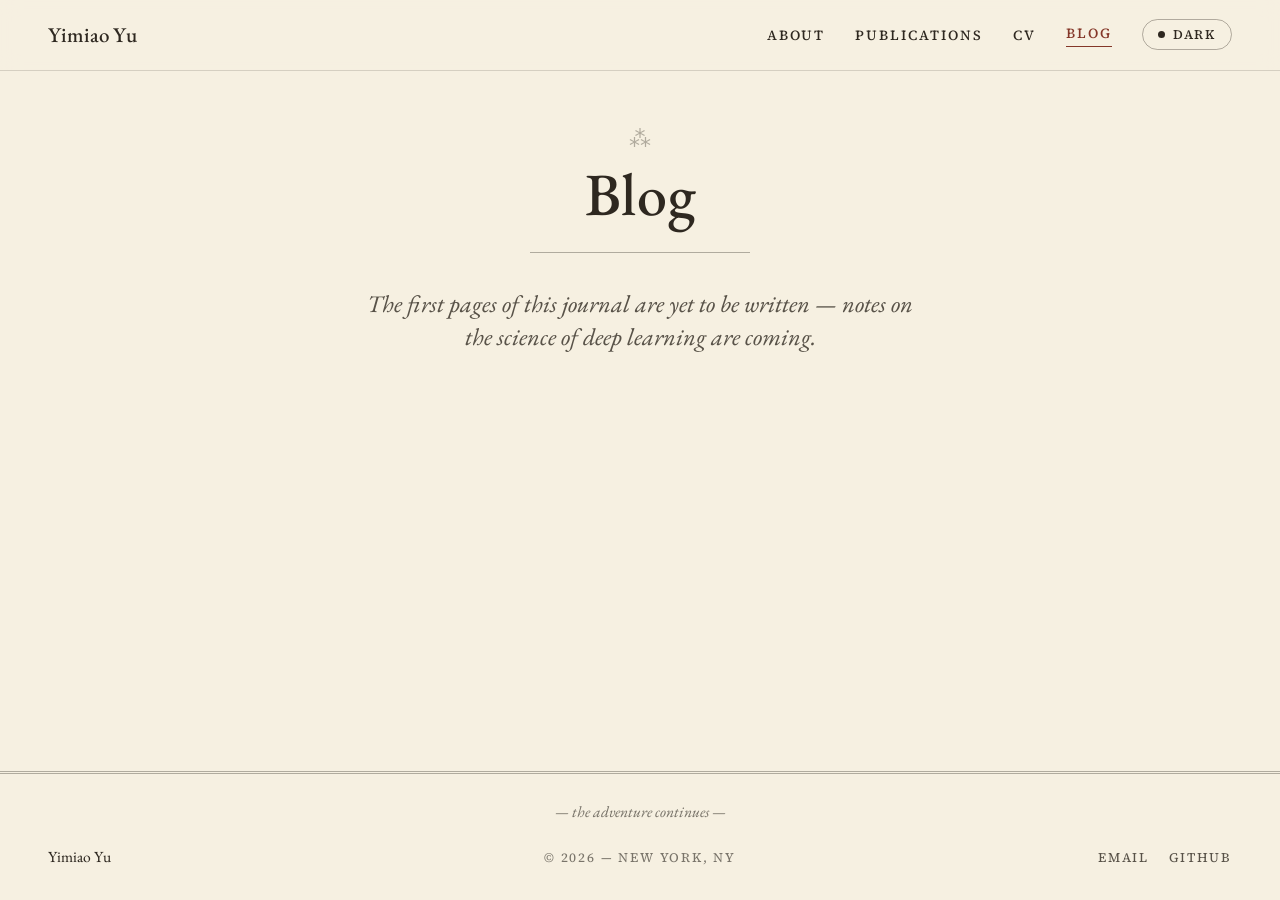
<file: blog/index.html>
<!DOCTYPE html>
<html lang="en">
<head>
  <meta charset="utf-8">
  <meta name="viewport" content="width=device-width, initial-scale=1">
  <title>Blog — Yimiao Yu</title>
  <meta name="description" content="Blog of Yimiao Yu on deep learning and related topics.">

  <link rel="icon" type="image/svg+xml" href="../assets/img/favicon.svg">

  <!-- Apply the stored theme before first paint (no flash). Loaded without defer. -->
  <script src="../assets/js/theme.js"></script>

  <!-- EB Garamond (display) + Source Serif 4 (text) -->
  <link rel="preconnect" href="https://fonts.googleapis.com">
  <link rel="preconnect" href="https://fonts.gstatic.com" crossorigin>
  <link href="https://fonts.googleapis.com/css2?family=EB+Garamond:ital,wght@0,400..700;1,400..600&amp;family=Source+Serif+4:ital,opsz,wght@0,8..60,400..600;1,8..60,400..600&amp;display=swap" rel="stylesheet">

  <link rel="stylesheet" href="../assets/css/style.css">
</head>
<body>
  <div class="page">

    <!-- ══ NAV ══ -->
    <nav class="nav" aria-label="Primary">
      <div class="wrap nav__inner">
        <a class="nav__brand" href="../index.html">Yimiao Yu</a>
        <div class="nav__links">
          <a class="nav__link" href="../index.html#about">About</a>
          <a class="nav__link" href="../publications.html">Publications</a>
          <a class="nav__link" href="../assets/files/Yimiao_Yu_CV.pdf">CV</a>
          <a class="nav__link nav__link--active" href="./" aria-current="page">Blog</a>
          <button class="theme-toggle" type="button" data-theme-toggle aria-label="Toggle color theme">
            <span class="theme-toggle__dot" aria-hidden="true"></span>
            <span data-theme-label>Dark</span>
          </button>
        </div>
      </div>
    </nav>

    <main>

      <!-- ══ PAGE MASTHEAD ══ -->
      <div class="wrap">
        <header class="page-head">
          <div class="section-head__ornament" aria-hidden="true">⁂</div>
          <h1 class="page-head__title">Blog</h1>
          <div class="rule-single" aria-hidden="true"></div>
        </header>
        <p class="page-tagline">The first pages of this journal are yet to be written — notes on the science of deep learning are coming.</p>
      </div>

    </main>

    <!-- ══ FOOTER ══ -->
    <footer class="footer">
      <div class="wrap">
        <p class="footer__motto">— the adventure continues —</p>
        <div class="footer__inner">
          <span class="footer__name">Yimiao Yu</span>
          <span class="footer__copy">© 2026 — New York, NY</span>
          <div class="footer__links">
            <a href="mailto:yy5915@nyu.edu">Email</a>
            <a href="https://github.com/feima3333">GitHub</a>
          </div>
        </div>
      </div>
    </footer>

  </div>
</body>
</html>
</file>
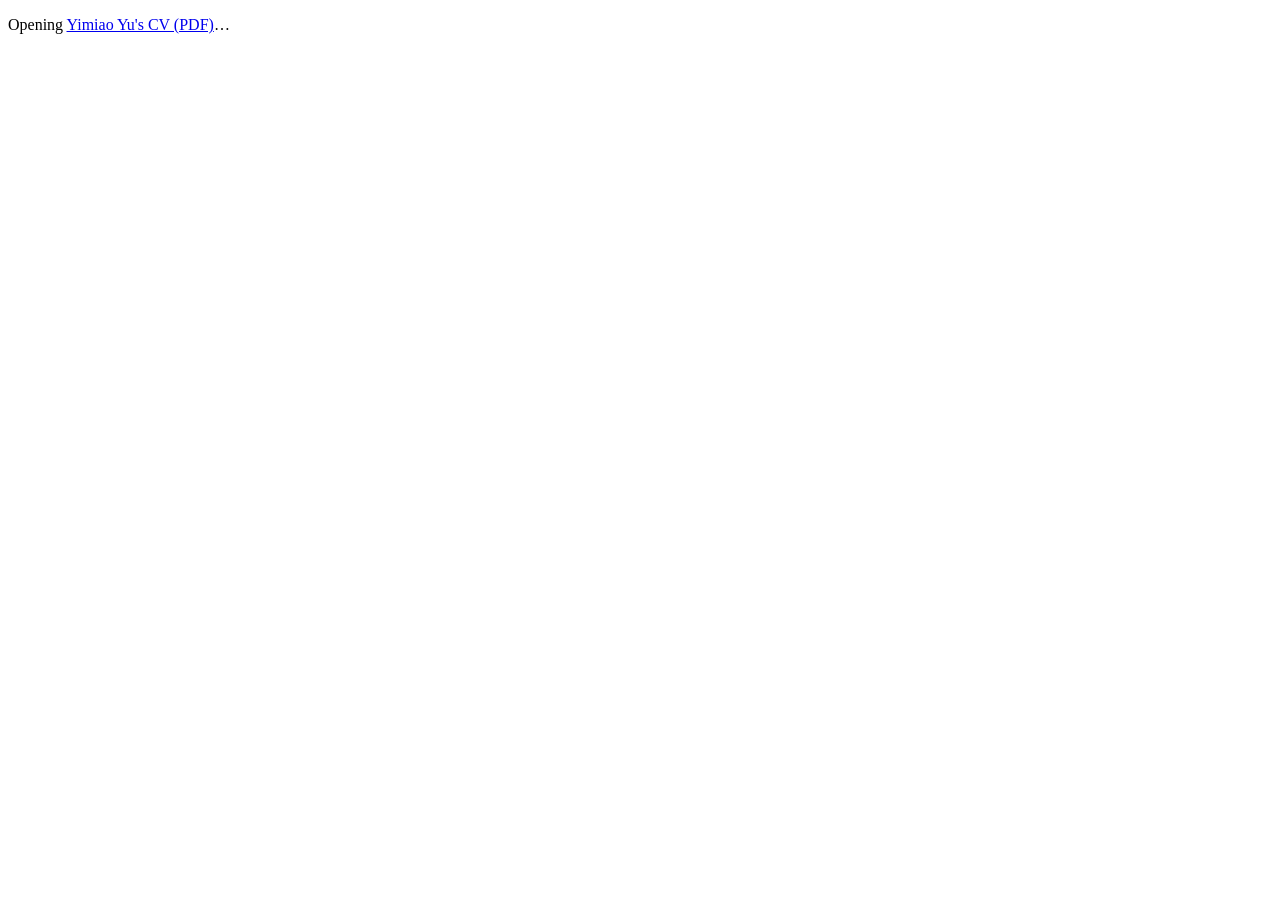
<file: cv.html>
<!DOCTYPE html>
<html lang="en">
<head>
  <meta charset="utf-8">
  <meta name="viewport" content="width=device-width, initial-scale=1">
  <title>CV — Yimiao Yu</title>
  <meta name="description" content="Curriculum Vitae of Yimiao Yu, M.S. Data Science at NYU.">
  <meta http-equiv="refresh" content="0; url=assets/files/Yimiao_Yu_CV.pdf">

  <link rel="icon" type="image/svg+xml" href="assets/img/favicon.svg">

  <link rel="canonical" href="assets/files/Yimiao_Yu_CV.pdf">
</head>
<body>
  <p>Opening <a href="assets/files/Yimiao_Yu_CV.pdf">Yimiao Yu's CV (PDF)</a>…</p>
</body>
</html>
</file>
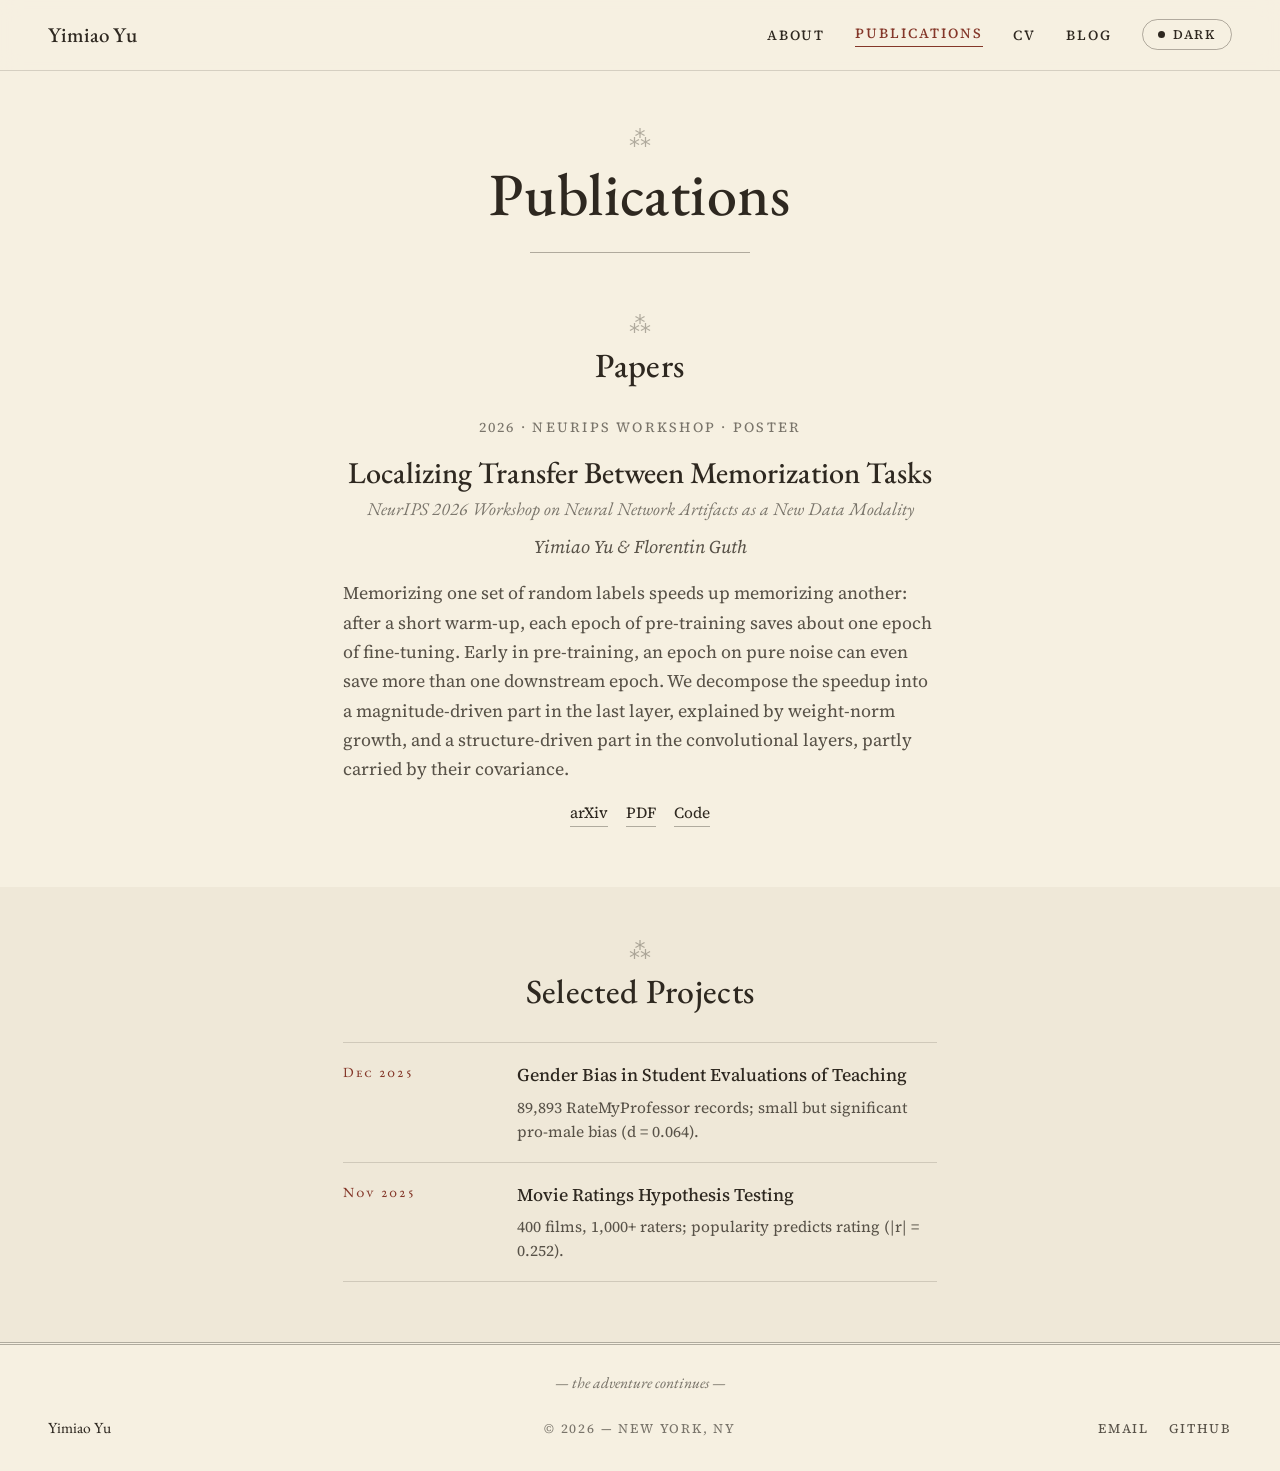
<file: publications.html>
<!DOCTYPE html>
<html lang="en">
<head>
  <meta charset="utf-8">
  <meta name="viewport" content="width=device-width, initial-scale=1">
  <title>Publications — Yimiao Yu</title>
  <meta name="description" content="Publications and selected projects by Yimiao Yu, M.S. Data Science at NYU.">

  <link rel="icon" type="image/svg+xml" href="assets/img/favicon.svg">

  <!-- Apply the stored theme before first paint (no flash). Loaded without defer. -->
  <script src="assets/js/theme.js"></script>

  <!-- EB Garamond (display) + Source Serif 4 (text) -->
  <link rel="preconnect" href="https://fonts.googleapis.com">
  <link rel="preconnect" href="https://fonts.gstatic.com" crossorigin>
  <link href="https://fonts.googleapis.com/css2?family=EB+Garamond:ital,wght@0,400..700;1,400..600&amp;family=Source+Serif+4:ital,opsz,wght@0,8..60,400..600;1,8..60,400..600&amp;display=swap" rel="stylesheet">

  <link rel="stylesheet" href="assets/css/style.css">
</head>
<body>
  <div class="page">

    <!-- ══ NAV ══ -->
    <nav class="nav" aria-label="Primary">
      <div class="wrap nav__inner">
        <a class="nav__brand" href="index.html">Yimiao Yu</a>
        <div class="nav__links">
          <a class="nav__link" href="index.html#about">About</a>
          <a class="nav__link nav__link--active" href="publications.html" aria-current="page">Publications</a>
          <a class="nav__link" href="assets/files/Yimiao_Yu_CV.pdf">CV</a>
          <a class="nav__link" href="blog/">Blog</a>
          <button class="theme-toggle" type="button" data-theme-toggle aria-label="Toggle color theme">
            <span class="theme-toggle__dot" aria-hidden="true"></span>
            <span data-theme-label>Dark</span>
          </button>
        </div>
      </div>
    </nav>

    <main>

      <!-- ══ PAGE MASTHEAD ══ -->
      <div class="wrap">
        <header class="page-head">
          <div class="section-head__ornament" aria-hidden="true">⁂</div>
          <h1 class="page-head__title">Publications</h1>
          <div class="rule-single" aria-hidden="true"></div>
        </header>
      </div>

      <!-- ══ PAPERS ══ -->
      <section class="band" aria-labelledby="papers-label">
        <div class="wrap">
          <div class="section-head" data-reveal>
            <div class="section-head__ornament" aria-hidden="true">⁂</div>
            <h2 class="section-head__label" id="papers-label">Papers</h2>
          </div>
          <article class="paper" data-reveal>
            <div class="paper__meta">2026 · NeurIPS Workshop · Poster</div>
            <h3 class="paper__title"><a href="https://arxiv.org/abs/2610.00771">Localizing Transfer Between Memorization Tasks</a> <span class="paper__title-note">NeurIPS 2026 Workshop on Neural Network Artifacts as a New Data Modality</span></h3>
            <div class="paper__authors">Yimiao Yu &amp; Florentin Guth</div>
            <p class="paper__summary">Memorizing one set of random labels speeds up memorizing another: after a short warm-up, each epoch of pre-training saves about one epoch of fine-tuning. Early in pre-training, an epoch on pure noise can even save more than one downstream epoch. We decompose the speedup into a magnitude-driven part in the last layer, explained by weight-norm growth, and a structure-driven part in the convolutional layers, partly carried by their covariance.</p>
            <div class="paper__links">
              <a href="https://arxiv.org/abs/2610.00771">arXiv</a>
              <a href="https://arxiv.org/pdf/2610.00771">PDF</a>
              <a href="https://github.com/feima3333/transfer-between-memorization-tasks">Code</a>
            </div>
          </article>
        </div>
      </section>

      <!-- ══ SELECTED PROJECTS ══ -->
      <section class="band band--alt" aria-labelledby="selected-projects-label">
        <div class="wrap">
          <div class="section-head" data-reveal>
            <div class="section-head__ornament" aria-hidden="true">⁂</div>
            <h2 class="section-head__label" id="selected-projects-label">Selected Projects</h2>
          </div>
          <div class="pub-list" data-reveal>
            <div class="pub-list__row">
              <span class="pub-list__date">Dec 2025</span>
              <div class="pub-list__body">
                <div class="pub-list__title">Gender Bias in Student Evaluations of Teaching</div>
                <p class="pub-list__desc">89,893 RateMyProfessor records; small but significant pro-male bias (d = 0.064).</p>
              </div>
            </div>
            <div class="pub-list__row">
              <span class="pub-list__date">Nov 2025</span>
              <div class="pub-list__body">
                <div class="pub-list__title">Movie Ratings Hypothesis Testing</div>
                <p class="pub-list__desc">400 films, 1,000+ raters; popularity predicts rating (|r| = 0.252).</p>
              </div>
            </div>
          </div>
        </div>
      </section>

    </main>

    <!-- ══ FOOTER ══ -->
    <footer class="footer">
      <div class="wrap">
        <p class="footer__motto">— the adventure continues —</p>
        <div class="footer__inner">
          <span class="footer__name">Yimiao Yu</span>
          <span class="footer__copy">© 2026 — New York, NY</span>
          <div class="footer__links">
            <a href="mailto:yy5915@nyu.edu">Email</a>
            <a href="https://github.com/feima3333">GitHub</a>
          </div>
        </div>
      </div>
    </footer>

  </div>
</body>
</html>
</file>
<file: assets/css/style.css>
/* ============================================================================
   Yimiao Yu — Personal website
   "Letterpress, with a wink" design system v2

   Compact academic profile: identity and biography share the first view,
   followed by an Adventure Log. Publications live on their own page.
   The letterpress voice (EB Garamond display, ⁂ ornaments, warm paper tones)
   stays; a few quiet adventurer touches give it play without costume.

   Sections:
     1. Tokens        — oklch custom properties, light + dark
     2. Base          — reset, typography defaults, links, selection
     3. Layout        — bands + centered inner wrap
     4. Nav           — sticky, backdrop-blur, theme-toggle pill
     5. Profile       — identity (left) + biography (right)
     6. Section heads — ⁂ ornament + small-caps label
     7. Components    — prose, interests/education duo, adventure log,
                        research entry, project list, page masthead
     8. Footer
     9. Motion        — keyframes, load sequence, scroll reveals
    10. Responsive
   ============================================================================ */

/* ============================================================================
   1. TOKENS
   ============================================================================ */
:root {
  --bg: oklch(0.955 0.02 88);            /* warm cream          */
  --band-alt: oklch(0.932 0.023 88);     /* darker cream band   */
  --panel: oklch(0.925 0.026 88);        /* photo mat           */
  --ink: oklch(0.28 0.016 75);
  --ink-2: oklch(0.44 0.018 78);
  --ink-3: oklch(0.56 0.016 80);
  --line: oklch(0.28 0.016 75 / 0.35);
  --line-soft: oklch(0.28 0.016 75 / 0.16);
  --accent: oklch(0.44 0.11 32);         /* oxblood             */
  --photo-filter: sepia(0.14) saturate(0.9) contrast(1.02);
  --nav-bg: oklch(0.955 0.02 88 / 0.88);
  --selection: oklch(0.44 0.11 32 / 0.22);

  --font: 'Source Serif 4', Georgia, serif;          /* text face — sturdy on screen */
  --font-display: 'EB Garamond', Georgia, serif;     /* display face — letterpress   */
  --wrap-width: 1280px;

  /* A restrained fluid scale: readable on laptops, fuller on wide displays. */
  --text-base: clamp(17px, calc(15.5px + 0.18vw), 20px);
  --text-prose: clamp(19px, 1.1rem, 22px);
  --text-body: clamp(18px, 1rem, 20px);
  --text-small: clamp(15.5px, 0.82rem, 17px);
  --text-label: clamp(14px, 0.76rem, 16px);
  --text-nav: clamp(14px, 0.78rem, 16px);
  --text-micro: clamp(13px, 0.7rem, 14.5px);
  --text-section: clamp(32px, 1.9rem, 38px);
}

:root[data-theme="dark"] {
  --bg: oklch(0.215 0.014 72);           /* warm charcoal       */
  --band-alt: oklch(0.243 0.015 74);     /* lighter charcoal    */
  --panel: oklch(0.245 0.016 74);
  --ink: oklch(0.915 0.02 88);
  --ink-2: oklch(0.76 0.02 85);
  --ink-3: oklch(0.62 0.018 82);
  --line: oklch(0.915 0.02 88 / 0.36);
  --line-soft: oklch(0.915 0.02 88 / 0.15);
  --accent: oklch(0.72 0.105 40);        /* brick               */
  --photo-filter: sepia(0.12) saturate(0.85) contrast(1.02) brightness(0.9);
  --nav-bg: oklch(0.215 0.014 72 / 0.85);
}

/* ============================================================================
   2. BASE
   ============================================================================ */
*,
*::before,
*::after {
  box-sizing: border-box;
}

html {
  -webkit-text-size-adjust: 100%;
  font-size: var(--text-base);
}

body {
  margin: 0;
  padding: 0;
  background: var(--bg);
  color: var(--ink);
  font-family: var(--font);
  font-size: 1rem;
  font-weight: 425;
  line-height: 1.6;
  font-optical-sizing: auto;
  text-rendering: optimizeLegibility;
  transition: background 0.4s ease, color 0.4s ease;
}

section[id] {
  scroll-margin-top: 88px;
}

h1,
h2,
h3,
p {
  margin: 0;
}

img {
  max-width: 100%;
}

::selection {
  background: var(--selection);
}

a {
  color: var(--ink);
  text-decoration: none;
  transition: color 0.2s ease, border-color 0.2s ease;
}

a:hover {
  color: var(--accent);
}

/* Visible keyboard focus for all interactive elements. */
a:focus-visible,
button:focus-visible {
  outline: 2px solid var(--accent);
  outline-offset: 3px;
  border-radius: 2px;
}

/* ============================================================================
   3. LAYOUT — full-width bands, centered inner wrap
   ============================================================================ */
.page {
  min-height: 100vh;
  display: flex;
  flex-direction: column;
}

.page > main {
  flex: 1;
}

.wrap {
  width: 100%;
  max-width: var(--wrap-width);
  margin-inline: auto;
  padding-inline: 48px;
}

.band {
  padding: 52px 0 60px;
}

.band--alt {
  background: var(--band-alt);
  transition: background 0.4s ease;
}

.band--hero {
  padding: 0;
}

/* ============================================================================
   4. NAV
   ============================================================================ */
.nav {
  position: sticky;
  top: 0;
  z-index: 20;
  border-bottom: 1px solid var(--line-soft);
  background: var(--nav-bg);
  -webkit-backdrop-filter: blur(10px);
  backdrop-filter: blur(10px);
}

.nav__inner {
  display: flex;
  justify-content: space-between;
  align-items: center;
  gap: 24px;
  padding-block: 18px;
}

.nav__brand {
  font-family: var(--font-display);
  font-size: clamp(21px, 1.15rem, 26px);
  font-weight: 500;
}

.nav__links {
  display: flex;
  align-items: center;
  gap: 30px;
  font-size: var(--text-nav);
  letter-spacing: 0.14em;
  text-transform: uppercase;
}

.nav__link {
  color: var(--ink);
  font-weight: 500;
}

.nav__link:hover {
  color: var(--accent);
}

.nav__link--active {
  color: var(--accent);
  border-bottom: 1px solid var(--accent);
  padding-bottom: 2px;
}

/* Theme-toggle pill */
.theme-toggle {
  font-family: var(--font);
  font-size: var(--text-micro);
  letter-spacing: 0.14em;
  text-transform: uppercase;
  color: var(--ink);
  font-weight: 500;
  background: none;
  border: 1px solid var(--line);
  border-radius: 99px;
  padding: 6px 15px;
  cursor: pointer;
  display: flex;
  align-items: center;
  gap: 8px;
  transition: color 0.2s ease, border-color 0.2s ease;
}

.theme-toggle:hover {
  color: var(--accent);
  border-color: var(--accent);
}

.theme-toggle__dot {
  width: 7px;
  height: 7px;
  border-radius: 50%;
  background: currentColor;
  display: inline-block;
}

/* ============================================================================
   5. HERO — masthead text (left) + hero-card photo (right)
   ============================================================================ */
.hero {
  display: grid;
  grid-template-columns: 1.12fr 0.88fr;
  gap: 64px;
  align-items: center;
  padding-block: 76px 72px;
}

.masthead {
  text-align: left;
  display: flex;
  flex-direction: column;
  align-items: flex-start;
}

.masthead__eyebrow {
  font-size: var(--text-label);
  letter-spacing: 0.2em;
  text-transform: uppercase;
  color: var(--accent);
}

.rule-double {
  width: 220px;
  border-top: 3px double var(--line);
}

.rule-single {
  width: 220px;
  border-top: 1px solid var(--line);
}

.masthead .rule-double {
  margin-top: 22px;
}

.masthead__title {
  margin-top: 28px;
  font-family: var(--font-display);
  font-size: clamp(52px, 6.5vw, 90px);
  font-weight: 500;
  line-height: 1;
  letter-spacing: 0.01em;
}

.masthead__tagline {
  margin-top: 24px;
  font-family: var(--font-display);
  font-size: clamp(26px, 1.45rem, 32px);
  font-style: italic;
  font-weight: 400;
  color: var(--ink-2);
  max-width: 21em;
  line-height: 1.4;
  text-wrap: pretty;
}

.masthead .rule-single {
  margin-top: 28px;
}

.masthead__contact {
  margin-top: 22px;
  font-size: clamp(15.5px, 0.85rem, 19px);
  color: var(--ink-2);
  display: flex;
  gap: 14px;
  align-items: baseline;
  flex-wrap: wrap;
}

.masthead__contact .nowrap {
  white-space: nowrap;
}

.masthead__contact .sep {
  color: var(--line);
}

.masthead__contact a {
  border-bottom: 1px solid var(--line);
}

.masthead__contact a:hover {
  color: var(--accent);
  border-color: var(--accent);
}

.masthead__status {
  margin-top: 18px;
  font-size: var(--text-label);
  letter-spacing: 0.16em;
  text-transform: uppercase;
  color: var(--accent);
  line-height: 1.7;
}

.masthead__status-dot {
  width: 6px;
  height: 6px;
  border-radius: 50%;
  background: var(--accent);
  display: inline-block;
  vertical-align: 2px;
  margin-right: 7px;
}

/* --- Hero-card photo: framed plate with an outer hairline, like a card --- */
.photo {
  justify-self: end;
  width: 100%;
  max-width: 400px;
}

.photo__frame {
  border: 1px solid var(--line);
  outline: 1px solid var(--line-soft);
  outline-offset: 5px;
  padding: 10px;
  background: var(--panel);
  transition: background 0.4s ease, border-color 0.4s ease;
}

.photo__img {
  display: block;
  width: 100%;
  height: auto;
  aspect-ratio: 4 / 5;
  object-fit: cover;
  object-position: center;
  filter: var(--photo-filter);
}

/* --- Compact profile: identity column + biography column --- */
.hero--profile {
  grid-template-columns: minmax(250px, 0.72fr) minmax(0, 1.28fr);
  gap: 72px;
  align-items: start;
  padding-block: 56px 60px;
}

.profile__identity {
  text-align: center;
}

.profile__identity .photo {
  justify-self: center;
  max-width: 300px;
  margin-inline: auto;
}

.profile__name {
  margin-top: 28px;
  font-family: var(--font-display);
  font-size: clamp(42px, 3rem, 60px);
  font-weight: 500;
  line-height: 1;
}

.profile__role {
  margin: 18px auto 0;
  max-width: 28ch;
  font-family: var(--font-display);
  font-size: clamp(21px, 1.2rem, 25px);
  font-style: italic;
  line-height: 1.35;
  color: var(--ink-2);
  text-wrap: balance;
}

.profile__affiliation {
  margin-top: 10px;
  font-size: var(--text-small);
  color: var(--ink-3);
}

.profile__contact {
  margin-top: 22px;
  display: flex;
  justify-content: center;
  flex-wrap: wrap;
  gap: 8px 14px;
  font-size: var(--text-small);
}

.profile__contact a {
  border-bottom: 1px solid var(--line);
}

.profile__status {
  margin-top: 20px;
  font-size: var(--text-label);
  letter-spacing: 0.12em;
  text-transform: uppercase;
  color: var(--accent);
  line-height: 1.55;
}

.profile__bio {
  padding-top: 8px;
}

.profile__eyebrow {
  font-size: var(--text-label);
  letter-spacing: 0.18em;
  text-transform: uppercase;
  color: var(--accent);
}

.profile__heading {
  margin-top: 8px;
  font-family: var(--font-display);
  font-size: clamp(40px, 2.55rem, 52px);
  font-weight: 500;
  line-height: 1.05;
}

.profile__bio .prose {
  margin: 22px 0 0;
  max-width: 62ch;
}

.profile__bio .duo {
  margin: 34px 0 0;
  max-width: none;
  gap: 32px 56px;
}

/* ============================================================================
   6. SECTION HEADS — ⁂ ornament + small-caps label, centered
   ============================================================================ */
.section-head {
  display: flex;
  flex-direction: column;
  align-items: center;
  text-align: center;
}

.section-head__ornament {
  font-size: clamp(22px, 1.1rem, 24px);
  color: var(--line);
  line-height: 1;
}

.section-head__label {
  margin-top: 12px;
  font-family: var(--font-display);
  font-size: var(--text-section);
  font-weight: 500;
  line-height: 1.1;
  letter-spacing: 0.01em;
  color: var(--ink);
  text-wrap: balance;
}

/* ============================================================================
   7. COMPONENTS
   ============================================================================ */

/* --- Prose + drop cap --- */
.prose {
  margin: 30px auto 0;
  max-width: 64ch;
  text-align: left;
  font-size: var(--text-prose);
  line-height: 1.62;
  text-wrap: pretty;
}

.prose__lead .dropcap {
  float: left;
  font-family: var(--font-display);
  font-size: clamp(64px, 3.1rem, 68px);
  line-height: 0.82;
  padding: 6px 10px 0 0;
  color: var(--accent);
  font-weight: 500;
}

.prose__secondary {
  margin-top: 20px;
  color: var(--ink-2);
}

.muted {
  color: var(--ink-2);
}

/* --- Interests / Education duo (side-by-side columns under the bio) --- */
.duo {
  margin: 48px auto 0;
  max-width: 44rem;
  display: grid;
  grid-template-columns: 0.9fr 1.1fr;
  gap: 40px 64px;
  text-align: left;
}

.duo__title {
  font-size: var(--text-label);
  letter-spacing: 0.18em;
  text-transform: uppercase;
  color: var(--accent);
  padding-bottom: 12px;
  border-bottom: 1px solid var(--line-soft);
}

.duo__list {
  list-style: none;
  margin: 16px 0 0;
  padding: 0;
  display: flex;
  flex-direction: column;
  gap: 12px;
  font-size: var(--text-body);
  line-height: 1.55;
}

.duo__list li {
  position: relative;
}

.edu__years {
  display: block;
  font-family: var(--font-display);
  font-variant: small-caps;
  letter-spacing: 0.12em;
  font-size: var(--text-label);
  color: var(--accent);
}

.edu__detail .muted {
  display: block;
  font-size: var(--text-small);
}

/* --- Adventure log: gently looping vertical ledger --- */
.log-viewport {
  position: relative;
  margin: 34px auto 0;
  max-width: 68ch;
  height: 276px;
  overflow: hidden;
  text-align: left;
  border-top: 1px solid var(--line-soft);
  border-bottom: 1px solid var(--line-soft);
}

.log-viewport::before,
.log-viewport::after {
  content: "";
  position: absolute;
  z-index: 2;
  left: 0;
  right: 0;
  height: 34px;
  pointer-events: none;
}

.log-viewport::before {
  top: 0;
  background: linear-gradient(to bottom, var(--bg), transparent);
}

.log-viewport::after {
  bottom: 0;
  background: linear-gradient(to top, var(--bg), transparent);
}

.log-viewport:focus-visible {
  outline: 1px solid var(--accent);
  outline-offset: 6px;
}

.log-track {
  will-change: transform;
}

.log {
  margin: 0;
  max-width: none;
}

.log__row {
  display: grid;
  grid-template-columns: 92px 1fr;
  gap: 20px;
  padding: 15px 0;
  border-bottom: 1px solid var(--line-soft);
  align-items: baseline;
}

.log__date {
  font-family: var(--font-display);
  font-variant: small-caps;
  letter-spacing: 0.12em;
  font-size: var(--text-label);
  color: var(--accent);
  white-space: nowrap;
}

.log__text {
  font-size: var(--text-body);
  line-height: 1.6;
  color: var(--ink-2);
}

.log__text em {
  color: var(--ink);
}

/* --- Research entry --- */
.paper {
  margin: 32px auto 0;
  max-width: 66ch;
  text-align: center;
}

.paper__meta {
  font-size: var(--text-label);
  letter-spacing: 0.16em;
  text-transform: uppercase;
  color: var(--ink-3);
}

.paper__title {
  margin-top: 16px;
  font-family: var(--font-display);
  font-size: clamp(30px, 1.7rem, 37px);
  font-weight: 500;
  line-height: 1.25;
  text-wrap: pretty;
}

.paper__title-note {
  display: block;
  margin-top: 6px;
  font-size: var(--text-body);
  font-style: italic;
  font-weight: 400;
  color: var(--ink-3);
}

.paper__authors {
  margin-top: 12px;
  font-size: var(--text-body);
  color: var(--ink-2);
  font-style: italic;
}

.paper__summary {
  margin-top: 18px;
  font-size: var(--text-base);
  line-height: 1.65;
  color: var(--ink-2);
  text-align: left;
  text-wrap: pretty;
}

.paper__links {
  margin-top: 16px;
  display: flex;
  justify-content: center;
  flex-wrap: wrap;
  gap: 8px 18px;
  font-size: var(--text-small);
}

.paper__links a,
.prose__link {
  border-bottom: 1px solid var(--line);
}

/* --- Page masthead (Publications / Blog): smaller than the home hero --- */
.page-head {
  text-align: center;
  padding: 56px 0 8px;
  display: flex;
  flex-direction: column;
  align-items: center;
}

.page-head__title {
  margin-top: 14px;
  font-family: var(--font-display);
  font-size: clamp(40px, 6vw, 60px);
  font-weight: 500;
  line-height: 1.05;
  letter-spacing: 0.01em;
}

.page-head .rule-single {
  margin-top: 26px;
}

.page-tagline {
  margin: 26px auto 0;
  font-family: var(--font-display);
  font-size: clamp(24px, 1.35rem, 30px);
  font-style: italic;
  color: var(--ink-2);
  max-width: 24em;
  line-height: 1.4;
  text-align: center;
  text-wrap: pretty;
}

/* --- Compact list row for "Selected Projects": date column + body --- */
.pub-list {
  margin: 32px auto 0;
  max-width: 66ch;
  border-top: 1px solid var(--line-soft);
  text-align: left;
}

.pub-list__row {
  display: grid;
  grid-template-columns: 150px 1fr;
  gap: 24px;
  padding: 18px 0;
  border-bottom: 1px solid var(--line-soft);
}

.pub-list__date {
  font-family: var(--font-display);
  font-size: var(--text-label);
  font-variant: small-caps;
  letter-spacing: 0.12em;
  color: var(--accent);
}

.pub-list__title {
  font-size: var(--text-body);
  font-weight: 500;
}

.pub-list__desc {
  margin-top: 6px;
  font-size: var(--text-small);
  line-height: 1.55;
  color: var(--ink-2);
}

/* ============================================================================
   8. FOOTER
   ============================================================================ */
.footer {
  border-top: 3px double var(--line);
  padding-block: 26px 30px;
}

.footer__motto {
  text-align: center;
  font-family: var(--font-display);
  font-style: italic;
  font-size: var(--text-small);
  color: var(--ink-3);
  margin-bottom: 20px;
}

.footer__inner {
  display: grid;
  grid-template-columns: minmax(0, 1fr) auto minmax(0, 1fr);
  align-items: baseline;
  gap: 24px;
  font-size: var(--text-label);
  color: var(--ink-3);
}

.footer__name {
  font-family: var(--font-display);
  font-size: var(--text-small);
  color: var(--ink);
  white-space: nowrap;
  flex-shrink: 0;
  justify-self: start;
}

.footer__copy {
  letter-spacing: 0.14em;
  text-transform: uppercase;
  font-size: var(--text-micro);
  white-space: nowrap;
  justify-self: center;
}

.footer__links {
  display: flex;
  gap: 20px;
  letter-spacing: 0.14em;
  text-transform: uppercase;
  font-size: var(--text-micro);
  justify-self: end;
}

.footer__links a {
  color: var(--ink-2);
}

.footer__links a:hover {
  color: var(--accent);
}

/* ============================================================================
   9. MOTION
   ============================================================================ */
@keyframes fadeUp {
  from { opacity: 0; transform: translateY(14px); }
  to   { opacity: 1; transform: translateY(0); }
}

@keyframes ruleGrow {
  from { transform: scaleX(0); }
  to   { transform: scaleX(1); }
}

@keyframes photoIn {
  from { opacity: 0; transform: scale(1.025); }
  to   { opacity: 1; transform: scale(1); }
}

@keyframes pulse {
  0%, 100% { opacity: 1; }
  50%      { opacity: 0.35; }
}

/* --- Masthead load sequence --- */
.masthead__eyebrow { animation: fadeUp 0.7s ease both; }
.masthead__title   { animation: fadeUp 0.8s ease 0.1s both; }
.masthead .rule-double { animation: ruleGrow 0.9s ease 0.15s both; transform-origin: left; }
.masthead__tagline { animation: fadeUp 0.8s ease 0.22s both; }
.masthead .rule-single { animation: ruleGrow 0.9s ease 0.3s both; transform-origin: left; }
.masthead__contact { animation: fadeUp 0.8s ease 0.34s both; }
.masthead__status  { animation: fadeUp 0.8s ease 0.42s both; }

.photo__frame { animation: photoIn 1.1s ease 0.4s both; }

.masthead__status-dot { animation: pulse 2.6s ease-in-out infinite; }

/* Page masthead load-in (Publications / Blog) */
.page-head .section-head__ornament { animation: fadeUp 0.7s ease both; }
.page-head__title { animation: fadeUp 0.8s ease 0.1s both; }
.page-head .rule-single { animation: ruleGrow 0.9s ease 0.22s both; }

/* --- Scroll reveals: CSS-only, progressive enhancement.
       Content stays visible where animation-timeline is unsupported. --- */
@supports (animation-timeline: view()) {
  [data-reveal] {
    animation: fadeUp linear both;
    animation-timeline: view();
    animation-range: entry 5% entry 45%;
  }
}

/* --- Reduced motion: no load animation, zoom, pulse, or scroll reveal --- */
@media (prefers-reduced-motion: reduce) {
  .masthead__eyebrow,
  .masthead__title,
  .masthead .rule-double,
  .masthead__tagline,
  .masthead .rule-single,
  .masthead__contact,
  .masthead__status,
  .photo__frame,
  .masthead__status-dot,
  .page-head .section-head__ornament,
  .page-head__title,
  .page-head .rule-single {
    animation: none;
  }

  @supports (animation-timeline: view()) {
    [data-reveal] {
      animation: none;
    }
  }

  .log-viewport {
    height: auto;
    overflow: visible;
  }

  .log-viewport::before,
  .log-viewport::after {
    display: none;
  }

  .log-track {
    will-change: auto;
  }
}

/* ============================================================================
   10. RESPONSIVE
   ============================================================================ */
@media (max-width: 880px) {
  .hero {
    grid-template-columns: 1fr;
    gap: 48px;
    padding-block: 56px 60px;
  }

  .masthead {
    text-align: center;
    align-items: center;
  }

  .masthead .rule-double,
  .masthead .rule-single {
    transform-origin: center;
  }

  .masthead__contact {
    justify-content: center;
  }

  .photo {
    justify-self: center;
    max-width: min(400px, 78vw);
  }

  .hero--profile {
    gap: 46px;
  }

  .profile__bio {
    padding-top: 0;
  }

  .profile__bio .prose {
    margin-inline: auto;
  }

  .profile__bio .duo {
    margin-inline: auto;
  }

}

@media (max-width: 640px) {
  .wrap {
    padding-inline: 24px;
  }

  .band {
    padding: 40px 0 46px;
  }

  .nav__inner {
    padding-block: 14px;
    flex-wrap: wrap;
    gap: 14px;
  }

  .nav__links {
    gap: 12px 18px;
    font-size: 13px;
    flex-wrap: wrap;
    justify-content: flex-end;
  }

  .duo {
    grid-template-columns: 1fr;
  }

  .hero--profile {
    padding-block: 42px 48px;
  }

  .profile__identity .photo {
    max-width: min(300px, 72vw);
  }

  .profile__name {
    margin-top: 24px;
  }

  .profile__bio {
    text-align: left;
  }

  .profile__bio .duo {
    gap: 30px;
  }

  .log-viewport {
    height: 320px;
  }

  .page-head {
    padding-top: 40px;
  }

  .pub-list__row {
    grid-template-columns: 110px 1fr;
    gap: 16px;
  }

  .footer__inner {
    grid-template-columns: 1fr;
    justify-items: start;
    gap: 12px;
  }

  .footer__name,
  .footer__copy,
  .footer__links {
    justify-self: start;
  }
}

@media (max-width: 420px) {
  .log__row {
    grid-template-columns: 1fr;
    gap: 4px;
  }

  .pub-list__row {
    grid-template-columns: 1fr;
    gap: 4px;
  }
}

/* --- Home: research highlights --- */
.research__points {
  margin: 14px 0 0;
  padding-left: 1.2em;
  color: var(--ink-2);
  line-height: 1.65;
}
.research__points li + li { margin-top: 10px; }
.research__points { text-align: left; }
.profile__bio .prose p + p:not(.prose__secondary) { margin-top: 14px; }
</file>
